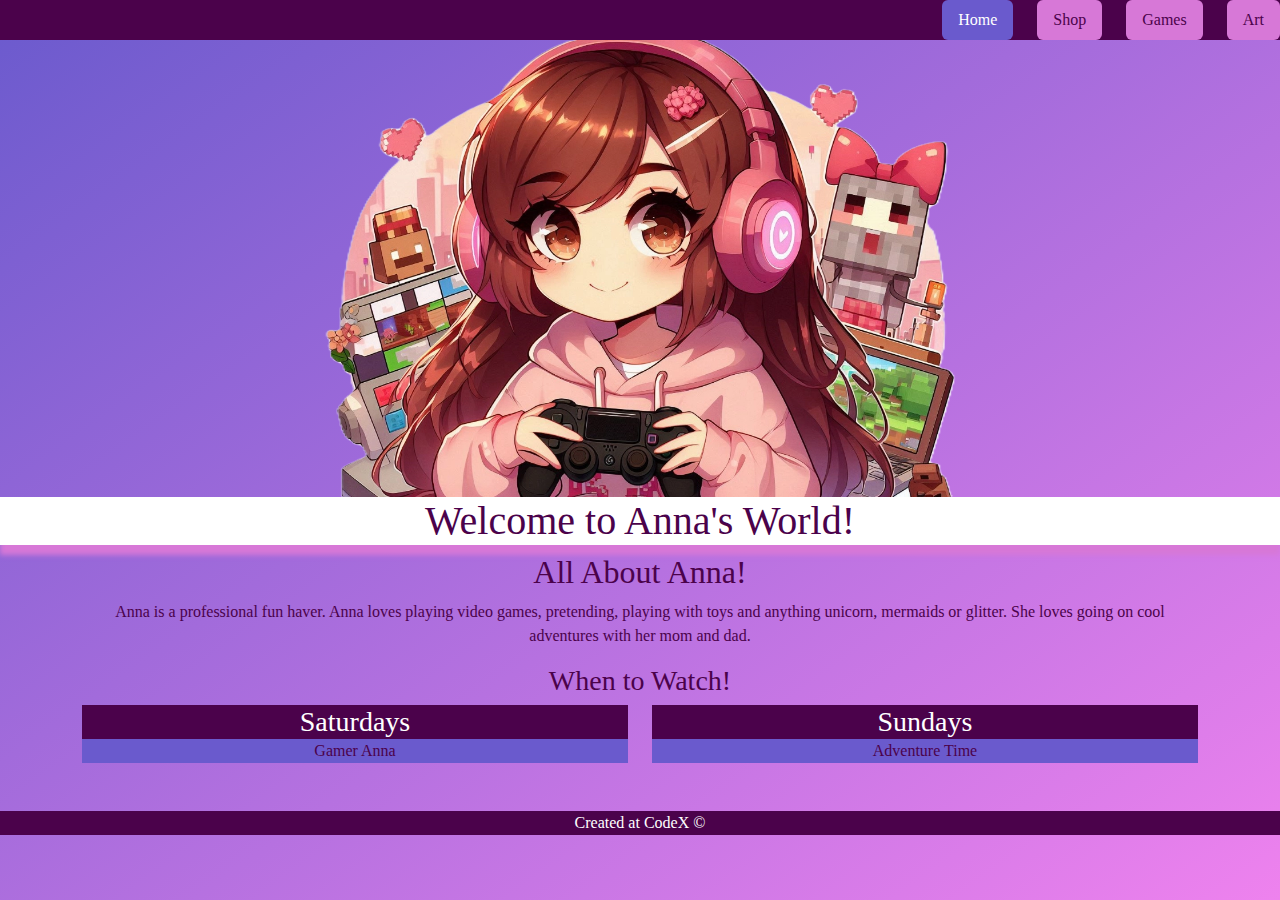
<file: index.html>
<!DOCTYPE html>
<html lang="en">
  <head>
    <meta charset="UTF-8" />
    <meta name="viewport" content="width=device-width, initial-scale=1.0" />
    <meta name="description" content="A YouTubber Gamer channel website">
    <!-- BootStrap CSS -->
    <link
      href="https://cdn.jsdelivr.net/npm/bootstrap@5.3.3/dist/css/bootstrap.min.css"
      rel="stylesheet"
      integrity="sha384-QWTKZyjpPEjISv5WaRU9OFeRpok6YctnYmDr5pNlyT2bRjXh0JMhjY6hW+ALEwIH"
      crossorigin="anonymous"
    />
    <link rel="stylesheet" href="style.css" />
    <title>Capstone 1</title>
  </head>
  <body>
    <!-- BootStrap Nav w/ custom external CSS for colors -->
    <nav class="nav nav-pills justify-content-end navbar-custom">
      <a class="nav-item nav-link mx-4 active" href="index.html">Home</a>
      <a class="nav-item nav-link ml-4" href="shop.html">Shop</a>
      <a class="nav-item nav-link mx-4" href="games.html">Games</a>
      <a class="nav-item nav-link ml-4" href="art.html">Art</a>
    </nav>

    <img
      src="img/mainImage2-NoBg.webp"
      alt="Girl with pink headphones and game controller"
    />
    <!-- Banner - TODO: want to make a background-image in PhotoShop later and use on the other pages too. -->
    <div class="bg-white">
      <h1 class="text-center">Welcome to Anna's World!</h1>
    </div>

    <div class="container text-center">
      <h2>All About Anna!</h2>
      <p>
        Anna is a professional fun haver. Anna loves playing video games,
        pretending, playing with toys and anything unicorn, mermaids or glitter.
        She loves going on cool adventures with her mom and dad.
      </p>
    </div>

    <div class="container text-center">
      <h3>When to Watch!</h3>
      <div class="row">
        <div class="col">
          <h3 class="whenToWatch mb-0">Saturdays</h3>
          <p class="whatToWatch mb-5">Gamer Anna</p>
        </div>
        <div class="col">
          <h3 class="whenToWatch mb-0">Sundays</h3>
          <p class="whatToWatch mb-5">Adventure Time</p>
        </div>
      </div>
    </div>

    
    <!-- TODO: Add social media logos to footer -->
    <footer class="text-center">
      <p>Created at CodeX &copy;</p>
    </footer>
    <!-- BootStrap JS -->
    <script
      src="https://cdn.jsdelivr.net/npm/bootstrap@5.3.3/dist/js/bootstrap.bundle.min.js"
      integrity="sha384-YvpcrYf0tY3lHB60NNkmXc5s9fDVZLESaAA55NDzOxhy9GkcIdslK1eN7N6jIeHz"
      crossorigin="anonymous"
    ></script>
  </body>
</html>
</file>
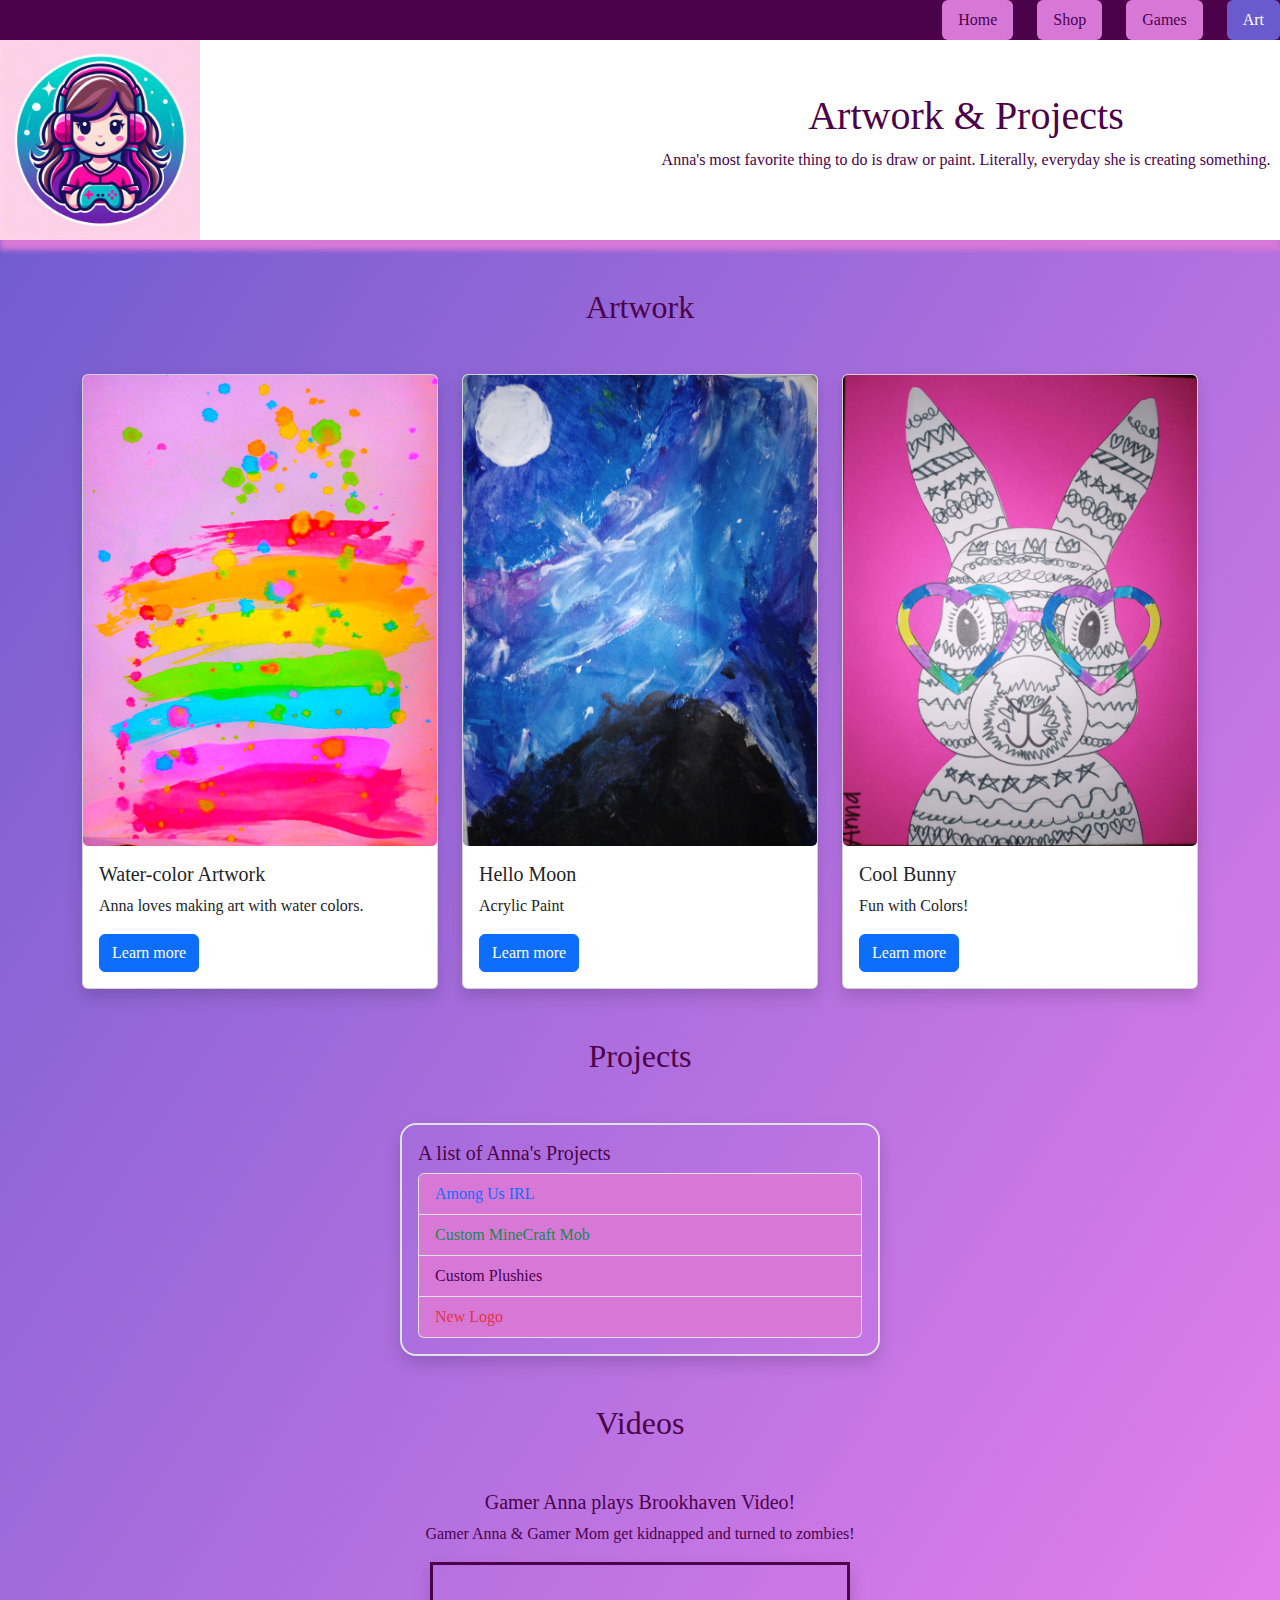
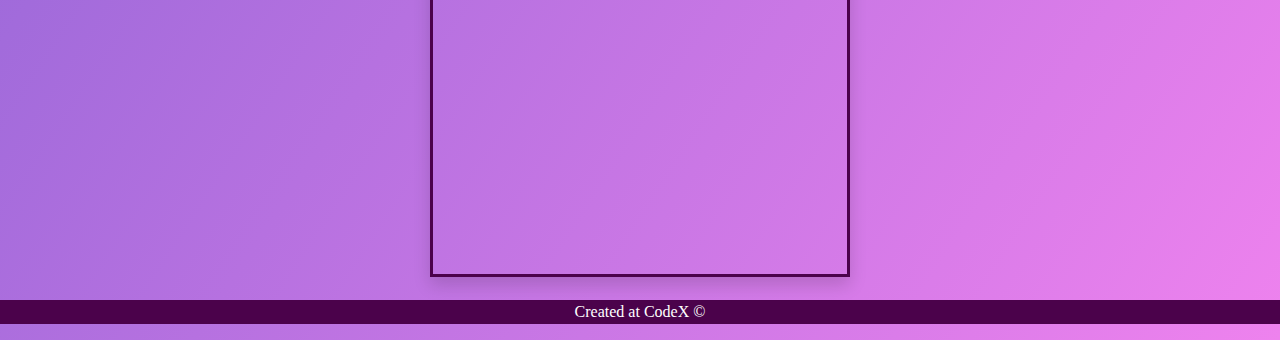
<file: art.html>
<!DOCTYPE html>
<html lang="en">
  <head>
    <meta charset="UTF-8" />
    <meta name="viewport" content="width=device-width, initial-scale=1.0" />
    <!-- BootStrap CSS -->
    <link
      href="https://cdn.jsdelivr.net/npm/bootstrap@5.3.3/dist/css/bootstrap.min.css"
      rel="stylesheet"
      integrity="sha384-QWTKZyjpPEjISv5WaRU9OFeRpok6YctnYmDr5pNlyT2bRjXh0JMhjY6hW+ALEwIH"
      crossorigin="anonymous"
    />
    <link rel="stylesheet" href="style.css" />
    <title>Capstone 1</title>
  </head>
  <body>
    <!-- BootStrap Nav w/ custom external CSS for colors -->
    <nav class="nav nav-pills justify-content-end navbar-custom">
      <a class="nav-item nav-link mx-4" href="index.html">Home</a>
      <a class="nav-item nav-link ml-4" href="shop.html">Shop</a>
      <a class="nav-item nav-link mx-4" href="games.html">Games</a>
      <a class="nav-item nav-link ml-4 active" href="art.html">Art</a>
    </nav>
    <!-- Banner - TODO: want to make a background-image in PhotoShop later and use on the other pages too. -->
    <div class="bg-white text-center">
      <div class="row">
        <div class="col">
          <img
            src="img/annaLogo3.jpeg"
            alt="Gamer Anna"
            id="gamerAnna"
            width="200"
          />
        </div>
        <div class="col m-auto">
          <h1>Artwork & Projects</h1>
          <p>
            Anna's most favorite thing to do is draw or paint. Literally,
            everyday she is creating something.
          </p>
        </div>
      </div>
    </div>

    <!-- BootStrap cards with title and paragraph--> 
    <!-- TODO: Want to make btn do something later -->
    <h2 class="text-center my-5">Artwork</h2>
    <div class="container">
      <div class="row">
        <div class="col">
          <div class="card shadow" style="width: 100%;">
            <img class="card-img" src="img/artWork-1.jpg" style="filter: saturate(7);" alt="Artwork" />
            <div class="card-body">
              <h5 class="card-title">Water-color Artwork</h5>
              <p class="card-text">Anna loves making art with water colors. </p>
              <a href="#" class="btn btn-primary">Learn more</a>
            </div>
          </div>
        </div>
        <div class="col">
          <div class="card shadow" style="width: 100%;">
            <img class="card-img" src="img/artWork-2.jpg" alt="Artwork" />
            <div class="card-body">
              <h5 class="card-title">Hello Moon</h5>
              <p class="card-text">Acrylic Paint</p>
              <a href="#" class="btn btn-primary">Learn more</a>
            </div>
          </div>
        </div>
        <div class="col">
            <div class="card shadow" style="width: 100%;">
              <img class="card-img" src="img/artWork-3.jpg" alt="Artwork" />
              <div class="card-body">
                <h5 class="card-title">Cool Bunny</h5>
                <p class="card-text">Fun with Colors!</p>
                <button 
                  type="button" 
                  class="btn btn-primary"
                >Learn more</button>
              </div>
            </div>
         </div>
      </div>
    </div>

    
       

    <!-- Display projects -->
    <h2 class="text-center my-5">Projects</h2>

    <div class="container border border-2 p-3 rounded rounded-4 shadow" style="width: 480px;">
      <h5>A list of Anna's Projects</h5>
      <ul class="list-group">
        <li class="list-group-item text-primary">Among Us IRL</li>
        <li class="list-group-item text-success">Custom MineCraft Mob</li>
        <li class="list-group-item">Custom Plushies</li>
        <li class="list-group-item text-danger">New Logo</li>
      </ul>
    </div>

    <h2 class="text-center my-5">Videos</h2>
    <!-- Add video uploaded to YouTube...And embedded to my page -->
    <div class="container my-3 text-center">
      <h5>Gamer Anna plays Brookhaven Video!</h5>
      <p>Gamer Anna & Gamer Mom get kidnapped and turned to zombies!</p>
      <iframe style="border: solid;" width="420" height="315" src="https://www.youtube.com/embed/aZbVrUZw-D0" class="shadow"></iframe>
    </div>
   
    <!-- TODO: Add social media logos to footer -->
    <footer class="text-center">
      <p>Created at CodeX &copy;</p>
    </footer>
    <!-- BootStrap JS -->
    <script
      src="https://cdn.jsdelivr.net/npm/bootstrap@5.3.3/dist/js/bootstrap.bundle.min.js"
      integrity="sha384-YvpcrYf0tY3lHB60NNkmXc5s9fDVZLESaAA55NDzOxhy9GkcIdslK1eN7N6jIeHz"
      crossorigin="anonymous"
    ></script>
  </body>
</html>
</file>
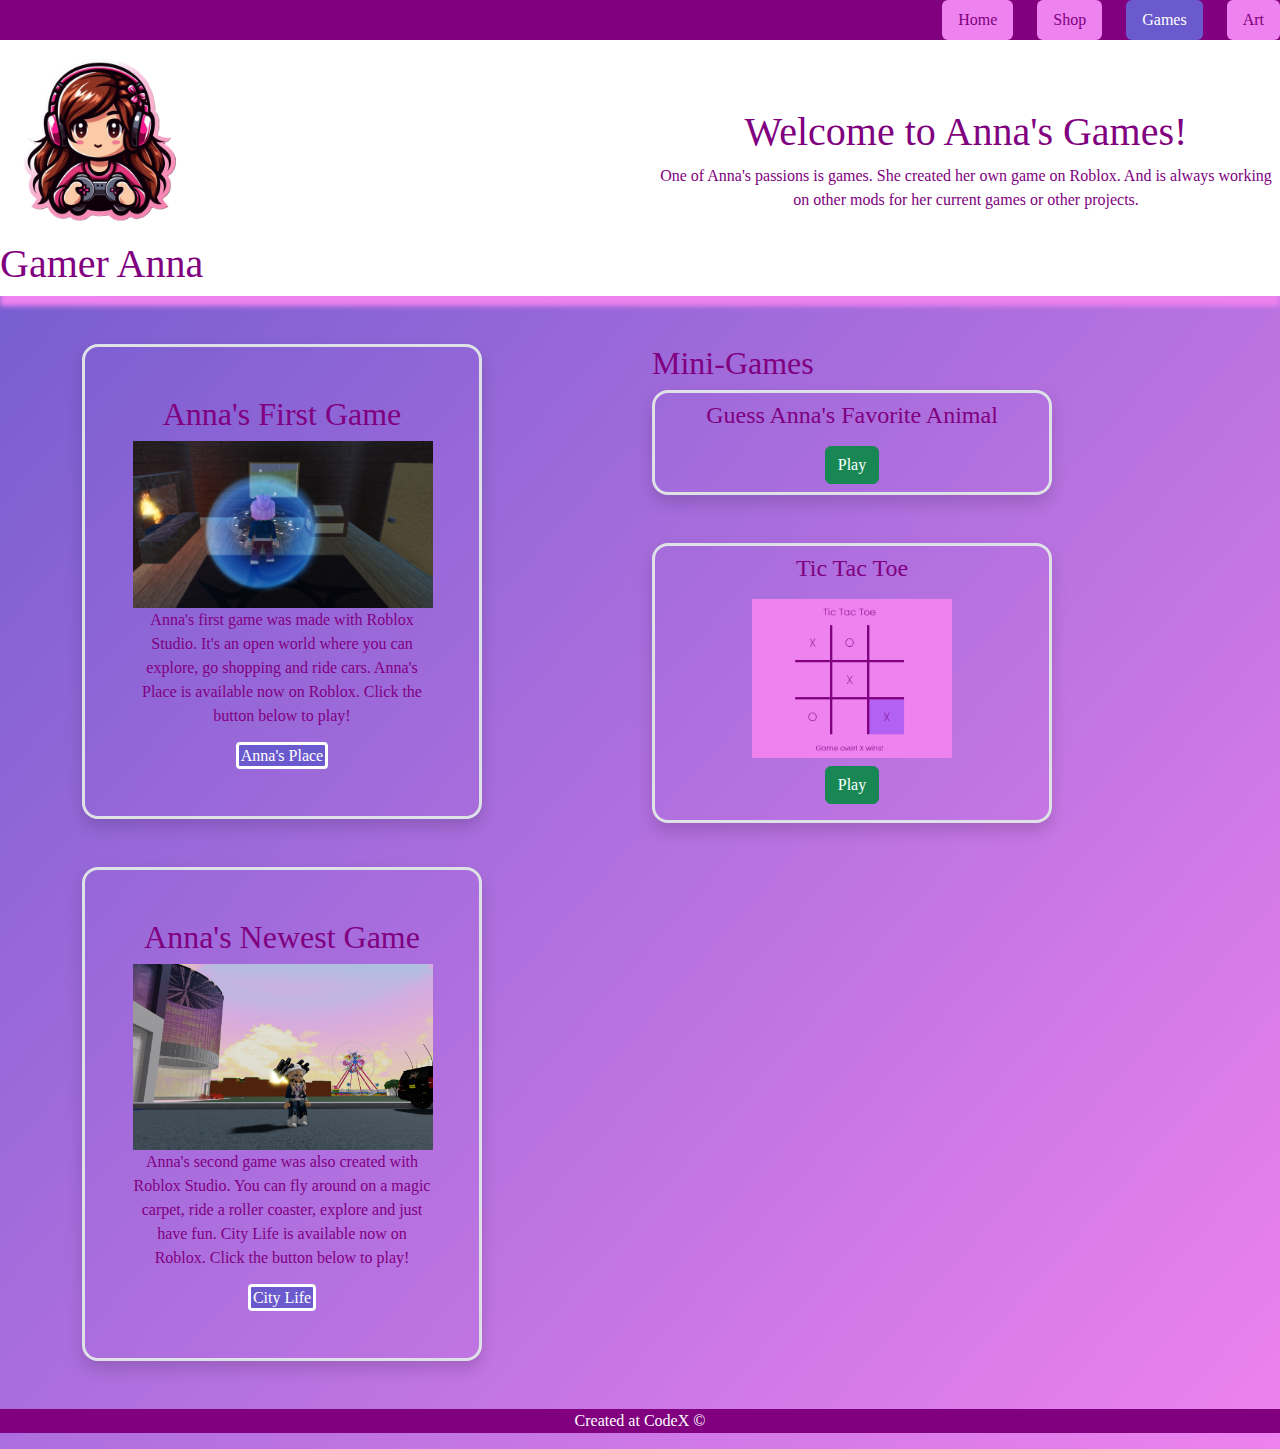
<file: games.html>
<!DOCTYPE html>
<html lang="en">
  <head>
    <meta charset="UTF-8" />
    <meta name="viewport" content="width=device-width, initial-scale=1.0" />
    <!-- BootStrap CSS -->
    <link
      href="https://cdn.jsdelivr.net/npm/bootstrap@5.3.3/dist/css/bootstrap.min.css"
      rel="stylesheet"
      integrity="sha384-QWTKZyjpPEjISv5WaRU9OFeRpok6YctnYmDr5pNlyT2bRjXh0JMhjY6hW+ALEwIH"
      crossorigin="anonymous"
    />
    
    <!-- <link rel="stylesheet" href="style.css" /> -->
    <link rel="stylesheet" href="games.css">

    <title>Capstone 1</title>
  </head>
  <body>
    <!-- BootStrap Nav w/ custom external CSS for colors -->
    <nav class="nav nav-pills justify-content-end navbar-custom">
      <a class="nav-item nav-link mx-4" href="index.html">Home</a>
      <a class="nav-item nav-link ml-4" href="shop.html">Shop</a>
      <a class="nav-item nav-link mx-4 active" href="games.html">Games</a>
      <a class="nav-item nav-link ml-4" href="art.html">Art</a>
    </nav>
    <!-- Banner - TODO: want to make a background-image in PhotoShop later and use on the other pages too. -->
    <div class="bg-white">
      <div class="row">
        <div class="col">
          <img
            src="img/gamerAnna.png"
            alt="Gamer Anna"
            id="gamerAnna"
            width="200"
          />
          <h1>Gamer Anna</h1>
        </div>
        <div class="col text-center m-auto">
          <h1>Welcome to Anna's Games!</h1>
          <p>
            One of Anna's passions is games. She created her own game on Roblox.
            And is always working on other mods for her current games or other
            projects.
          </p>
        </div>
      </div>
    </div>

    <!-- Anna's Games links are to Roblox game -->
     <!-- TODO: Add descriptions to paragraphs -->
    <div class="container">
      <div class="row">
        <div class="col text-center">
          <div class="my-5 p-5 border border-3 rounded rounded-4 shadow" style="width: 400px">
            <h2>Anna's First Game</h2>
            <img
              class="robloxGame"
              src="img/annasGame.png"
              alt="Screenshot of starting point in the game."
              title="Annacorn's Place"
            />
            <p>Anna's first game was made with Roblox Studio. 
              It's an open world where you can explore,
              go shopping and ride cars. Anna's Place is available now on
              Roblox. Click the button below to play! </p>
            <a
              class="linkToGames"
              href="https://www.roblox.com/games/7229171247/annamalbannamal2s-Place"
              target="_blank"
              >Anna's Place</a
            >
          </div>
          <div class="mb-5 p-5 border border-3 rounded rounded-4 shadow" style="width: 400px">
            <h2>Anna's Newest Game</h2>
            <img 
              class="robloxGame m-auto" 
              src="img/annaNewGame.png" 
              alt="Screenshot of Annacorn's place game" />
            <p>Anna's second game was also created with Roblox Studio.
              You can fly around on a magic carpet, ride a roller coaster, 
              explore and just have fun. City Life is available now on Roblox. 
              Click the button below to play!
            </p>
            <a
              class="linkToGames"
              href="https://www.roblox.com/games/14011159005/City-Life-Work-in-progress"
              target="_blank"
              >City Life</a
            >
          </div>
        </div>
        <!-- TODO: Plan to make 2 JavaScript games. They will be displayed here. -->
        <div class="col">
          <div class="mt-5" style="width: 400px">
            <h2>Mini-Games</h2>
            <div class="game1 mb-5 p-2 border border-3 rounded rounded-4 text-center shadow">
              <h4>Guess Anna's Favorite Animal</h4>
              <p id="game1Img">

              </p>
                <h2 id="game1Header"></h2>
                <p id="game1Results"></p>
                <p id="game1Paragraph"></p>
              <button id="game1btn" class="btn btn-success">Play</button>
            </div>
            <div class="game2 mb-5 p-2 border border-3 rounded rounded-4 text-center shadow">
                <!-- <h2 id="game2Header"></h2>
                <p id="game2Results"></p>
                <p id="game2Paragraph"></p> -->
                
                  <h4 class="mb-3">Tic Tac Toe</h4>
                  <img 
                  class="game-2-img"
                  id="game2Img"
                  src="img/tictactoe1.png" 
                  alt="Game 2 image"
                  style="width: 200px;">
                  <div class="m-2">
                    <button id="game2btn" class="btn btn-success" data-bs-toggle="modal" data-bs-target="#exampleModal">Play</button>
                  </div>
            </div>
          </div>
        </div>
      </div>
    </div>

    

<!-- Modal -->
<div class="modal fade" id="exampleModal" tabindex="-1" aria-labelledby="exampleModalLabel" aria-hidden="true">
  <div class="modal-dialog modal-lg">
    <div class="modal-content">
      <div class="modal-header modal-custom">
        <h1 class="modal-title fs-5" id="exampleModalLabel">Let's Play Tic Tac Toe!</h1>
        <button type="button" class="btn-close" data-bs-dismiss="modal" aria-label="Close"></button>
      </div>
      <div class="modal-body">
        <div id="title">
          <h1>Tic Tac Toe</h1>
      </div>
      <div id="board">
          <div class="square right-border bottom-border" id="square0"></div>
          <div class="square right-border bottom-border" id="square1"></div>
          <div class="square bottom-border" id="square2"></div>
          <div class="square right-border bottom-border" id="square3"></div>
          <div class="square right-border bottom-border" id="square4"></div>
          <div class="square bottom-border" id="square5"></div>
          <div class="square right-border" id="square6"></div>
          <div class="square right-border" id="square7"></div>
          <div class="square" id="square8"></div>
      </div>  
      <div id="endGame">
          <input type="button" value="Restart" id="restartButton" onclick="restartButton()"/>
      </div>
      
      </div>
      <div class="modal-footer modal-custom">
        <button type="button" class="btn btn-secondary" data-bs-dismiss="modal">Close</button>
        
      </div>
    </div>
  </div>
</div>
    






    <!-- TODO: Add social media logos to footer -->
    <footer class="text-center">
      <p>Created at CodeX &copy;</p>
    </footer>
    <!-- BootStrap JS -->
    <script
      src="https://cdn.jsdelivr.net/npm/bootstrap@5.3.3/dist/js/bootstrap.bundle.min.js"
      integrity="sha384-YvpcrYf0tY3lHB60NNkmXc5s9fDVZLESaAA55NDzOxhy9GkcIdslK1eN7N6jIeHz"
      crossorigin="anonymous"
    ></script>
    <script src="games.js"></script>
  </body>
</html>
</file>
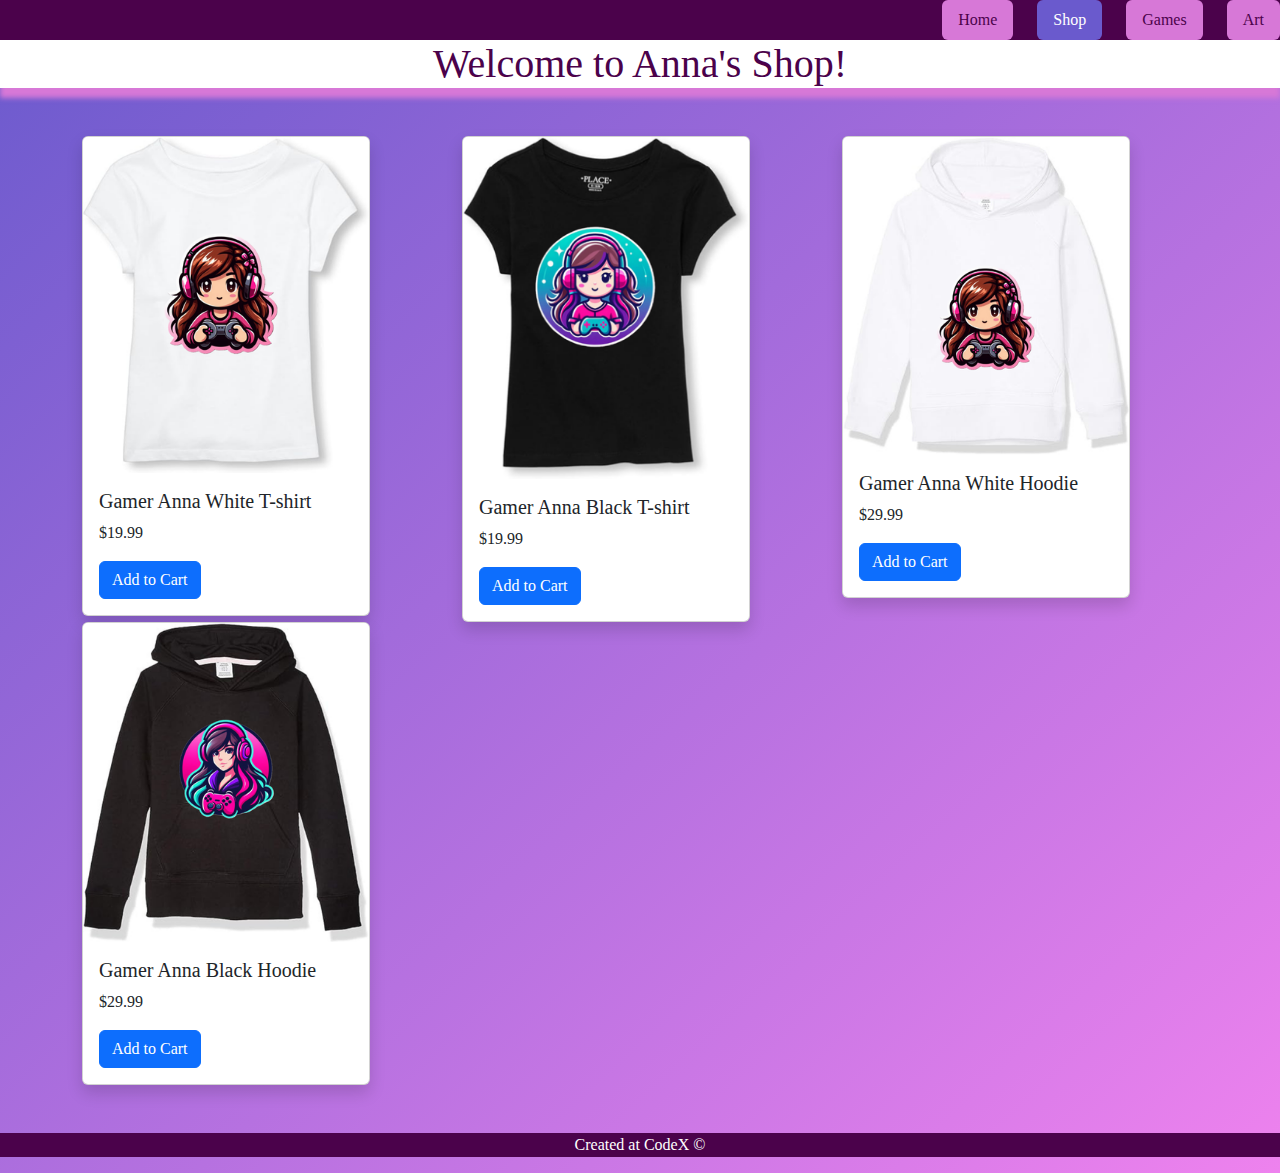
<file: shop.html>
<!DOCTYPE html>
<html lang="en">
<head>
    <meta charset="UTF-8">
    <meta name="viewport" content="width=device-width, initial-scale=1.0">
    <!-- BootStrap CSS -->
    <link
      href="https://cdn.jsdelivr.net/npm/bootstrap@5.3.3/dist/css/bootstrap.min.css"
      rel="stylesheet"
      integrity="sha384-QWTKZyjpPEjISv5WaRU9OFeRpok6YctnYmDr5pNlyT2bRjXh0JMhjY6hW+ALEwIH"
      crossorigin="anonymous"
    />
    <link rel="stylesheet" href="style.css">
    <title>Capstone 1</title>
</head>
<body>
    <!-- BootStrap Nav w/ custom external CSS for colors -->
      <nav class="nav nav-pills justify-content-end navbar-custom">
        <a class="nav-item nav-link mx-4" href="index.html">Home</a>
        <a class="nav-item nav-link ml-4 active" href="shop.html">Shop</a>
        <a class="nav-item nav-link mx-4" href="games.html">Games</a>
        <a class="nav-item nav-link ml-4" href="art.html">Art</a>
      </nav>

      
     <!-- Banner - want to make a background-image in PhotoShop later and use on the other pages too. -->
      <div class="bg-white">
        <h1 class="text-center">Welcome to Anna's Shop!</h1>
      </div>
      <!-- TODO: Make add to cart functional and calculate their total using JavaScript -->
      <div class="container">
        <div class="row my-5">
          <div class="col">
            <div class="card shadow" style="width: 18rem;">
              <img class="card-img-top" src="img/tShirt2.png" alt="White T-Shirt Anna Logo">
              <div class="card-body">
                <h5 class="card-title">Gamer Anna White T-shirt</h5>
                <p class="card-text">$19.99</p>
                <a class="btn btn-primary">Add to Cart</a>
              </div>
            </div>
          </div>
          <div class="col">
            <div class="card shadow" style="width: 18rem;">
              <img class="card-img-top" src="img/tShirt1.png" alt="White T-Shirt Anna Logo">
              <div class="card-body">
                <h5 class="card-title">Gamer Anna Black T-shirt</h5>
                <p class="card-text">$19.99</p>
                <a class="btn btn-primary">Add to Cart</a>
              </div>
            </div>
          </div>
          <div class="col">
            <div class="card shadow" style="width: 18rem;">
              <img class="card-img-top" src="img/whtHoodie.png" alt="White T-Shirt Anna Logo">
              <div class="card-body">
                <h5 class="card-title">Gamer Anna White Hoodie</h5>
                <p class="card-text">$29.99</p>
                <a class="btn btn-primary">Add to Cart</a>
              </div>
            </div>
          </div>
          <div class="col">
            <div class="card shadow" style="width: 18rem;">
              <img class="card-img-top" src="img/blkHoddie.png" alt="White T-Shirt Anna Logo">
              <div class="card-body">
                <h5 class="card-title">Gamer Anna Black Hoodie</h5>
                <p class="card-text">$29.99</p>
                <a class="btn btn-primary">Add to Cart</a>
              </div>
            </div>
          </div>
        </div>
      </div>
  
    
    



    <footer class="text-center">
        <p>Created at CodeX &copy;</p>
    </footer>
    <!-- BootStrap JS -->
    <script
      src="https://cdn.jsdelivr.net/npm/bootstrap@5.3.3/dist/js/bootstrap.bundle.min.js"
      integrity="sha384-YvpcrYf0tY3lHB60NNkmXc5s9fDVZLESaAA55NDzOxhy9GkcIdslK1eN7N6jIeHz"
      crossorigin="anonymous"
    ></script>
</body>
</html>
</file>
<file: style.css>
body {
    background-image: linear-gradient(to bottom right, slateblue, violet);
    min-height: 100vh;
    color: rgb(75, 2, 75);
    font-family: Cambria, Cochin, Georgia, Times, 'Times New Roman', serif;

}
footer {
    background-color: rgb(75, 2, 75);
    color: white;
}
img {
    margin: auto;
    display: block;
    width: 800px;
}
.navbar-custom {
    background-color: rgb(75, 2, 75);
}
.nav-item {
    background-color: rgb(215, 120, 215);
    color: rgb(75, 2, 75);
}
.active {
    background-color: rgb(75, 2, 75);
}
.nav-pills .nav-link.active {
    background-color: slateblue;
}
#gamerAnna {
    width: 200px;
    margin-left: 0px;
}
.whenToWatch {
    background-color: rgb(75, 2, 75);
    color: white;
}
.whatToWatch {
    background-color: slateblue;
    color: rgb(75, 2, 75);
}
.bg-white {
    box-shadow: 0px 10px 5px rgb(215, 120, 215);;

}
.offcanvas-footer {
    display: flex;
}
.subtotal {
    width: 100%;
    font-size: larger;
}
.checkout {
    display: block;
    width: 100%;
    margin-top: 12px;
}
.list-group-item {
    background-color: rgb(215, 120, 215);
    color: rgb(75, 2, 75);
}
</file>
<file: games.css>
body {  
    background-image: linear-gradient(to bottom right, slateblue, violet);
    min-height: 100vh;
    color: purple;
    font-family: Cambria, Cochin, Georgia, Times, 'Times New Roman', serif;

}
footer {
    background-color: purple;
    color: white;
}
.navbar-custom {
    background-color: purple;
}
.nav-item {
    background-color: violet;
    color: purple;
}
.active {
    background-color: purple;
}
.nav-pills .nav-link.active {
    background-color: slateblue;
}
#gamerAnna {
    width: 200px;
    margin-left: 0px;
    
}   
#gamesHeader {
    margin-left: 0px;
    padding: 0px;
}
.bg-white {
    box-shadow: 0px 10px 5px violet;
    
}
.robloxGame {
    width: 300px;
    margin-left: 0px;
}
.linkToGames {
    background-color: slateblue;
    text-decoration: none;
    color: white;
    border: solid;
    border-radius: 4px;
    padding: 2px;
}
.modal-custom {
    background-color: purple;
    color: slateblue;
}
.modal-body {
    background-image: linear-gradient(to bottom right, slateblue, violet);
}

#board {
    margin-left: auto;
    margin-right: auto;
    width: 375px;
    height: 375px;
    display: grid;
    grid-template-columns: repeat(3, 1fr);
    grid-gap: 0px;
}
#tictactoeHeader {
    text-align: center;
}
.square {
    width: 120px;
    height: 120px;
    color: whitesmoke;
    background-color: violet;
    font-size: 40px;
    display: flex;
    justify-content: center;
    align-items: center;
}
.right-border {
    border-right: 0.2em solid purple;
}
.bottom-border {
    border-bottom: 0.2em solid purple;
}
.square:hover {
    background-image: url('img/gamerAnna.png');
    background-color: rgba(0,0,255,0.1);
    background-size: contain; 
    opacity: .15;
}
#restartButton {
    display: block;
    margin-left: auto;
    margin-right: auto;
    height: 40px;
    width: 150px;
    background-color: slateblue;
    border: solid 2px purple;
	border-radius: 10px;
    font-size: 18px;
	color: white;
}
#restartButton:hover {
    background-color: rgba(0,0,255,0.25);
    color: indigo;
}
</file>
